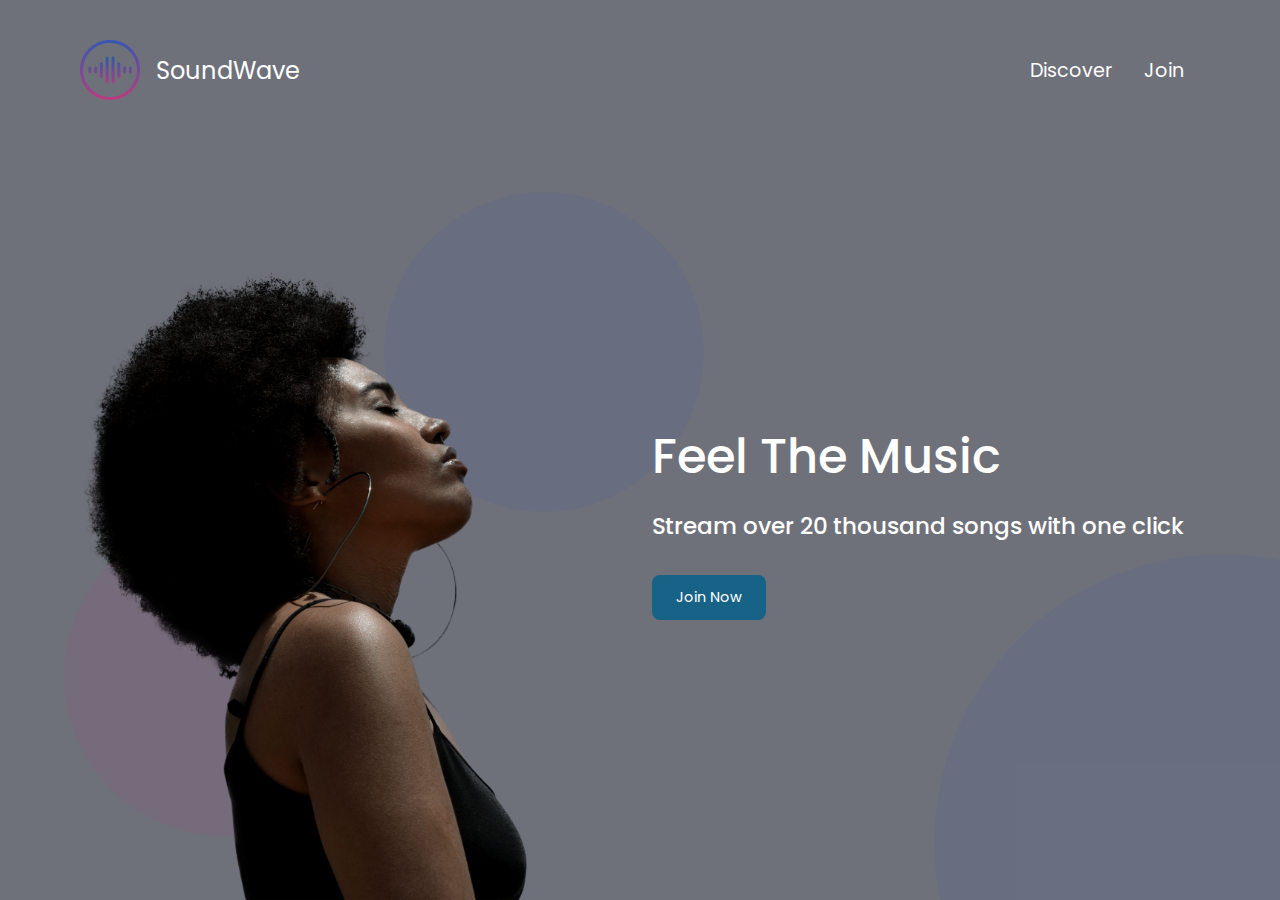
<file: index.html>
<!DOCTYPE html>
<html lang="en">

<head>
    <meta charset="UTF-8">
    <meta name="viewport" content="width=device-width, initial-scale=1.0">
    <link rel="stylesheet" href="styles.css">
    <link rel="stylesheet" href="index.css">
    <title>SoundWave</title>
</head>

<body class="container full-height-grow">
    <header class="main-header">
        <a href="/" class="brand-logo">
            <img src="images/logo.png">
            <div class="brand-logo-name">SoundWave</div>
        </a>
        <nav class="main-nav">
            <ul>
                <li><a href="discover.html">Discover</a></li>
                <li><a href="Join.html">Join</a></li>
            </ul>
        </nav>
    </header>
    <section class="home-main-section">
        <div class="img-wrapper">
            <div class="lady-image"></div>
        </div>
        <div class="call-to-action">
            <h1 class="title">Feel The Music</h1>
            <span class="subtitle">Stream over 20 thousand 
                songs with one click</span>
            <a href="join.html" class="btn">Join Now</a>
        </div>
    </section>
    <div class="home-page-circle-1"></div>
    <div class="home-page-circle-2"></div>
    <div class="home-page-circle-3"></div>
</body>

</html>
</file>
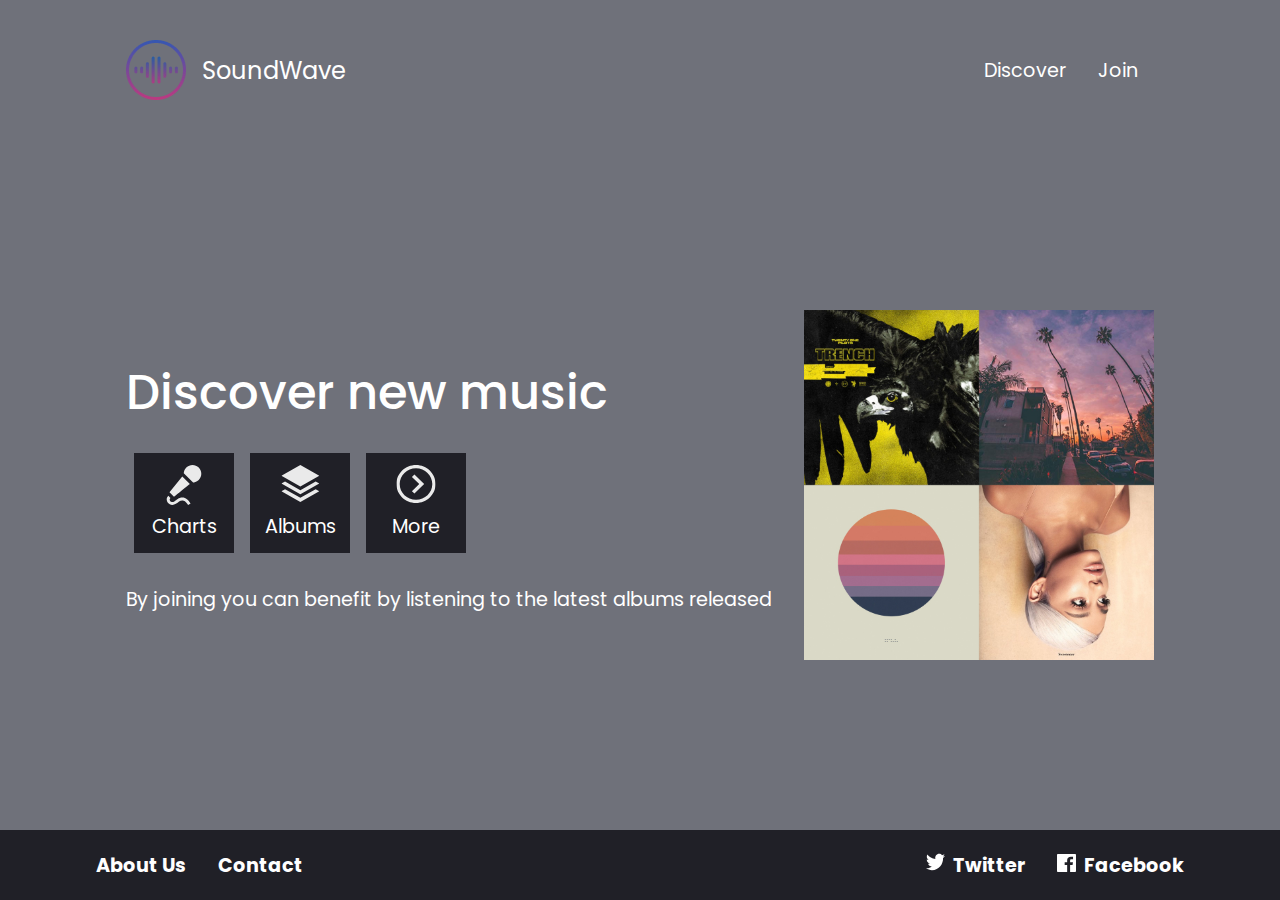
<file: discover.html>
<!DOCTYPE html>
<html lang="en">

<head>
    <meta charset="UTF-8">
    <meta name="viewport" content="width=device-width, initial-scale=1.0">
    <link rel="stylesheet" href="styles.css">
    <link rel="stylesheet" href="discover.css">
    <title>SoundWave - Discover</title>
</head>

<body class="full-height-grow">
    <div class="container full-height-grow">
        <header class="main-header">
            <a href="/" class="brand-logo">
                <img src="images/logo.png">
                <div class="brand-logo-name">SoundWave</div>
            </a>
            <nav class="main-nav">
                <ul>
                    <li><a href="discover.html">Discover</a></li>
                    <li><a href="Join.html">Join</a></li>
                </ul>
            </nav>
        </header>
        <section class="discover-main-section">
            <div class="call-to-action">
                <h1 class="title">Discover new music</h1>
                <div class="icon-section">
                    <div class="icon">
                        <img src="images/microphone.svg">
                        Charts
                    </div>
                    <div class="icon">
                        <img src="images/albums.svg">
                        Albums
                    </div>
                    <div class="icon">
                        <img src="images/more.svg">
                        More
                    </div>
                </div>
                By joining you can benefit by listening to the latest albums released
            </div>
            <img class="covers-image" src="images/covers.jpg">

        </section>
    </div>
    <footer class="main-footer">
        <div class="container">
            <nav class="footer-nav">
                <ul>
                    <li><a href="#">About Us</a></li>
                    <li><a href="#">Contact</a></li>
                </ul>
            </nav>
            <nav class="footer-nav">
                <ul>
                    <li><a href="#" class="social-link">
                        <img src="images/twitter.svg">
                        Twitter    
                    </a></li>
                    <li><a href="#" class="social-link">
                        <img src="images/facebook.svg">
                        Facebook    
                    </a></li>
                </ul>
            </nav>
        </div>
    </footer>
</body>

</html>
</file>
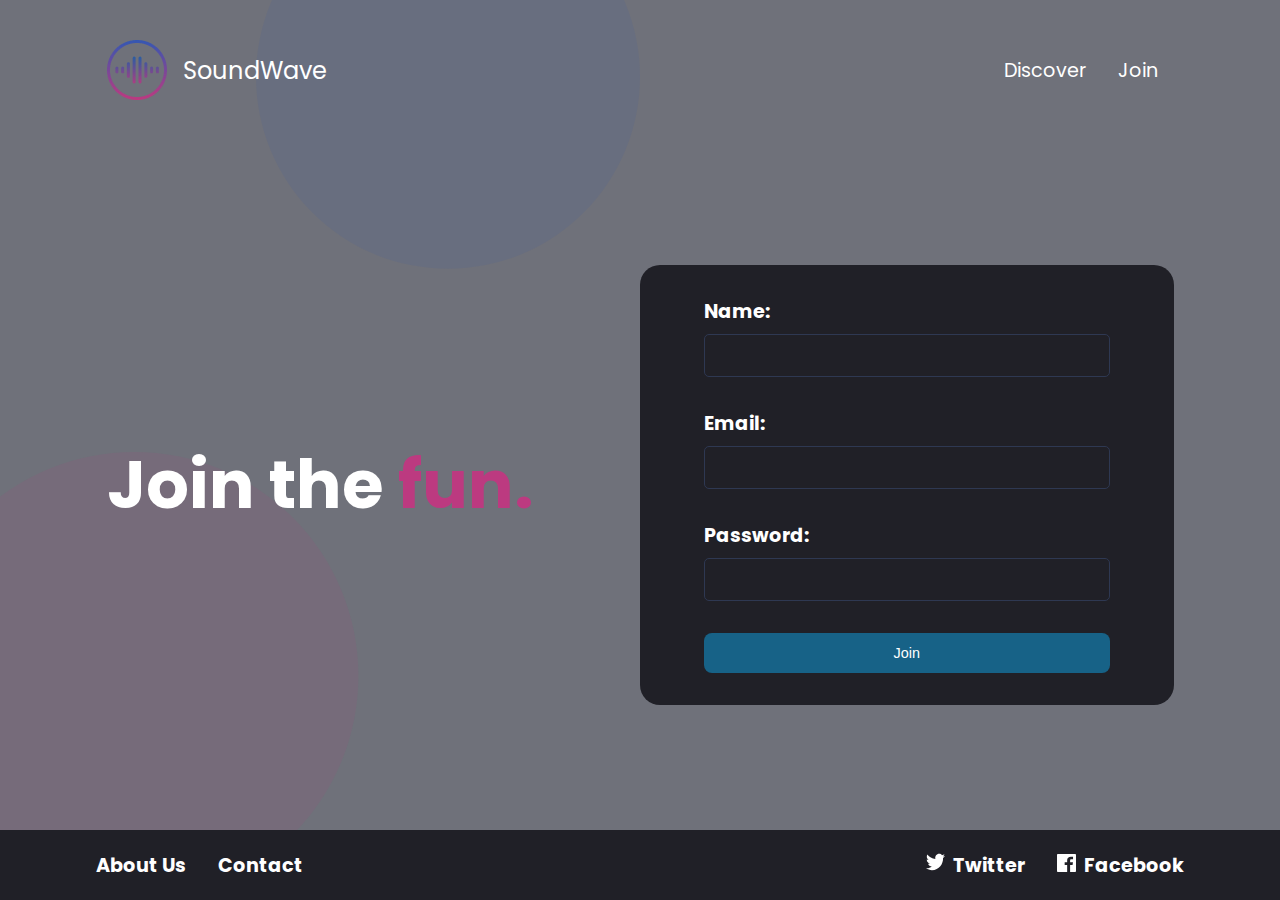
<file: join.html>
<!DOCTYPE html>
<html lang="en">

<head>
    <meta charset="UTF-8">
    <meta name="viewport" content="width=device-width, initial-scale=1.0">
    <link rel="stylesheet" href="styles.css">
    <link rel="stylesheet" href="join.css">
    <title>SoundWave - Join</title>
</head>

<body class="full-height-grow">
    <div class="container full-height-grow">
        <header class="main-header">
            <a href="/" class="brand-logo">
                <img src="images/logo.png">
                <div class="brand-logo-name">SoundWave</div>
            </a>
            <nav class="main-nav">
                <ul>
                    <li><a href="discover.html">Discover</a></li>
                    <li><a href="Join.html">Join</a></li>
                </ul>
            </nav>
        </header>
       <section class="join-main-section">
           <h1 class="join-text">
               Join the
                <span class="accent-text">fun.</span>
            </h1>
            <form class="join-form">
                <div class="input-group">
                    <label>Name:</label>
                    <input type="text">
                </div>
                <div class="input-group">
                    <label>Email:</label>
                    <input type="email">
                </div>
                <div class="input-group">
                    <label>Password:</label>
                    <input type="password">
                </div>
                <div class="input-group">
                    <button type="submit" class="btn">Join</button>
                </div>
            </form>
       </section>
    </div>
    <div class="join-page-circle-1"></div>
    <div class="join-page-circle-2"></div>
    <footer class="main-footer">
        <div class="container">
            <nav class="footer-nav">
                <ul>
                    <li><a href="#">About Us</a></li>
                    <li><a href="#">Contact</a></li>
                </ul>
            </nav>
            <nav class="footer-nav">
                <ul>
                    <li><a href="#" class="social-link">
                        <img src="images/twitter.svg">
                        Twitter    
                    </a></li>
                    <li><a href="#" class="social-link">
                        <img src="images/facebook.svg">
                        Facebook    
                    </a></li>
                </ul>
            </nav>
        </div>
    </footer>
</body>

</html>
</file>
<file: styles.css>
@import url('https://fonts.googleapis.com/css?family=Poppins&display=swap');


*, *::before, *::after {
    box-sizing: border-box;
}

body {
    padding: 0;
    margin: 0;
    background-color: #6F717A;
    font-family: Poppins, sans-serif;
    font-size: 1.2rem;
    color: white;
    min-height: 100vh;
}

.full-height-grow {
    display: flex;
    flex-direction: column;
}

.brand-logo {
    display: flex;
    align-items: center;
    font-size: 1.25em;
    color: inherit;
    text-decoration: none;
}

.brand-logo-name {
    margin-left: 1rem;
}

.main-nav ul ,.footer-nav ul {
    display: flex;
    margin: 0;
    padding: 0;
    list-style: none;
}

.main-nav a,.footer-nav a {
    color: inherit;
    text-decoration: none;
    padding: 1rem;
}

.main-nav a:hover, .footer-nav a:hover {
    color: #adadad;
}

.main-header, .main-footer {
    display: flex;
    justify-content: space-between;
    align-items: center;
    height: 140px;
}

.main-header {
    height: 140px;
}

.main-footer {
    height: 70px;
    background-color: #202027;
    font-weight: bold;
}

.social-link img {
    width: 1em;
    margin-right: .25rem;
}

.main-footer .container {
    display: flex;
    justify-content: space-between;
}

.container {
    max-width: 1200px;
    margin: 0 auto;
    padding: 0 40px;
    flex-grow: 1;
}

.title {
    font-weight: 500;
    font-size: 2.5em;
    margin-bottom: 1rem;
    margin-top: 0;
}

.subtitle {
    font-weight: 500;
    font-size: 1.2em;
    margin-bottom: 2rem;
}

.btn {
    color: white;
    background-color: #176287;
    padding: .75rem 1.5rem;
    border-radius: .5rem;
    text-decoration: none;
    font-size: .9rem;
    outline: none;
    border: none;
    cursor: pointer;
}

.btn:hover {
    background-color: #2180d8;
}

.btn:focus {
    background-color: #2796ff;
}
</file>
<file: index.css>
.home-main-section {
    display: flex;
    align-items: stretch;
    justify-content: space-between;
    flex-grow: 1;
}

.home-main-section .img-wrapper {
    flex-grow: 1;
    flex-direction: column;
    display: flex;
    align-items: stretch;
    justify-content: flex-end;
}

.home-main-section .lady-image {
    background-image: url("images/landing-page-girl.png");
    flex-grow: 1;
    max-height: 70vh;
    min-width: 30vw;
    background-size: contain;
    background-repeat: no-repeat;
    background-position: bottom left;
}

.home-main-section .call-to-action {
    display: flex;
    flex-direction: column;
    align-items: flex-start;
    margin: 1rem;
    align-self: center;
}

@media (max-width: 900px) {
    .home-main-section .img-wrapper {
        display: none;
    }

    .home-main-section {
        justify-content: center;
    }
}

.home-page-circle-1 {
    position: absolute;
    width: 25vw;
    height: 25vw;
    border-radius: 50%;
    background-color: rgb(188, 58, 128, .1);
    bottom: 5vw;
    left: 5vw;
    z-index: -1;;
}

.home-page-circle-2 {
    position: absolute;
    width: 25vw;
    height: 25vw;
    border-radius: 50%;
    background-color: rgb(52, 87, 178, .1);
    top: 15vw;
    left: 30vw;
    z-index: -1;
}

.home-page-circle-3 {
    position: absolute;
    overflow: hidden;
    width: 45vw;
    height: 45vw;
    bottom: 0;
    right: 0;
    z-index: -1;
}

.home-page-circle-3::before {
    content: '';
    transform: translate(40%, 40%);
    position: absolute;
    height: 100%;
    width: 100%;
    border-radius:50%;
    background-color: rgb(52, 87, 178, .1);
}
</file>
<file: discover.css>
.discover-main-section {
    display: flex;
    align-items: center;
    justify-content: space-between;
    flex-grow: 1;
}

.discover-main-section .covers-image {
    width: 30vw;
    margin-left: 2rem;
    height: auto;
    max-width: 350px;
}

.icon-section {
    display: flex;
}

.icon {
    display: flex;
    flex-direction: column;
    justify-content: space-between;
    align-items: center;
    margin: .5rem;
    padding: .75rem;
    width: 100px;
    height: 100px;
    background-color: #202027;
    margin-bottom: 2rem;
}

.icon img {
    width: 40px;
}

@media (max-width: 800px) {
    .discover-main-section {
        flex-direction: column;
        justify-content: center;
    }

    .discover-main-section .covers-image {
        margin-top: 2rem;
        height: 30vh;
        width: auto;
    }
}
</file>
<file: join.css>
.join-main-section {
    display: flex;
    justify-content: space-between;
    align-items: center;
    flex-grow: 1;
}

.join-text {
    font-size: 3.5em;
    font-weight: bold;
    margin: 0;
}

.accent-text {
    color: #BC3A80
}

.join-form {
    background-color: #202027;
    width: 50vw;
    max-width: 50%;
    padding: 2rem 4rem;
    border-radius: 20px;
}

.input-group {
    margin-bottom: 2rem;
    display: flex;
    flex-direction: column;
}

.input-group:last-child {
    margin-bottom: 0;
}

.input-group label {
    font-weight: bold;
    margin-bottom: .5rem;
}

.input-group input {
    outline: none;
    background: none;
    border: 1px solid #2E3852;
    font-size: 1em;
    padding: .5em;
    color: inherit;
    border-radius: 5px;
}

.input-group input:focus {
    border-color: #596da0;
}

@media (max-width: 900px) {
    .join-main-section {
        flex-direction: column;
        justify-content: center;
    }

    .join-form {
        width: 80vw;
        max-width: inherit;
        margin: 2rem 0;
    }
}

.join-page-circle-1 {
    position: absolute;
    overflow: hidden;
    width: 35vw;
    height: 35vw;
    bottom: 0;
    left: 0;
    z-index: -1;
}

.join-page-circle-1::before {
    content: '';
    transform: translateX(-20%);
    position: absolute;
    height: 100%;
    width: 100%;
    border-radius:50%;
    background-color: rgb(188, 58, 128, .1);
}

.join-page-circle-2 {
    position: absolute;
    overflow: hidden;
    width: 30vw;
    height: 30vw;
    top: 0;
    left: 20vw;
    z-index: -1;
}

.join-page-circle-2::before {
    content: '';
    transform: translateY(-30%);
    position: absolute;
    height: 100%;
    width: 100%;
    border-radius:50%;
    background-color: rgb(52, 87, 178, .1);
}
</file>
